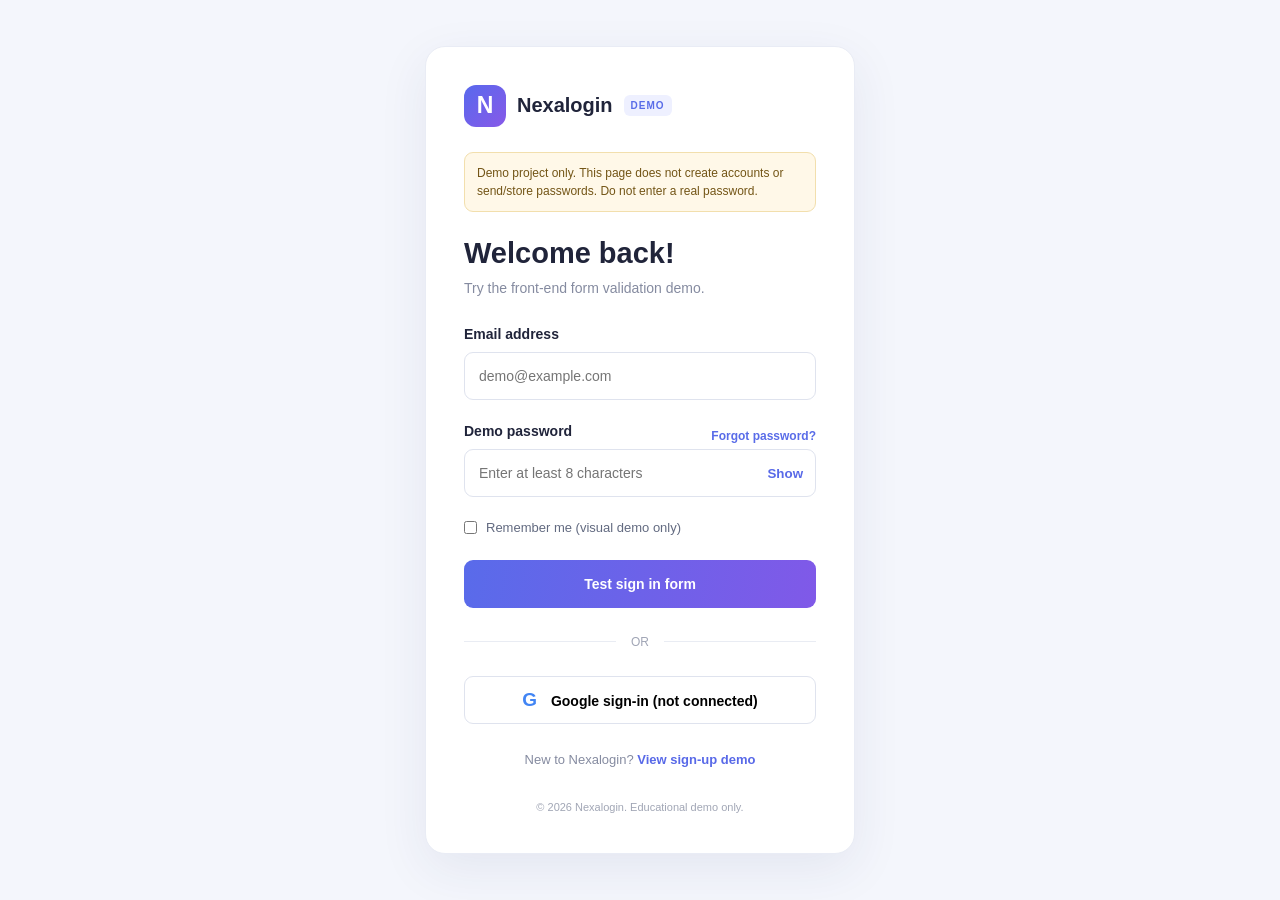
<file: Nexalogin_Fixed_Project/nexalogin_fixed/index.html>
<!DOCTYPE html>
<html lang="en">
<head>
  <meta charset="UTF-8">
  <meta name="viewport" content="width=device-width, initial-scale=1.0">
  <meta name="description" content="Nexalogin demo — a modern, front-end-only sign-in interface.">
  <meta name="robots" content="index,follow">
  <title>Nexalogin | Sign In Demo</title>
  <link rel="stylesheet" href="style.css">
  <script src="script.js" defer></script>
</head>
<body>
  <main class="page-container">
    <section class="login-card" aria-labelledby="page-title">
      <div class="brand">
        <div class="brand-logo" aria-hidden="true">N</div>
        <span>Nexalogin</span>
        <span class="demo-tag">DEMO</span>
      </div>

      <div class="demo-notice" role="note">
        Demo project only. This page does not create accounts or send/store passwords.
        Do not enter a real password.
      </div>

      <div class="heading">
        <h1 id="page-title">Welcome back!</h1>
        <p>Try the front-end form validation demo.</p>
      </div>

      <form id="loginForm" novalidate>
        <div class="form-group">
          <label for="email">Email address</label>
          <input type="email" id="email" name="email" placeholder="demo@example.com"
                 autocomplete="off" inputmode="email" required>
        </div>

        <div class="form-group">
          <div class="password-heading">
            <label for="password">Demo password</label>
            <a href="forget-password.html">Forgot password?</a>
          </div>
          <div class="password-wrapper">
            <input type="password" id="password" name="password"
                   placeholder="Enter at least 8 characters"
                   autocomplete="new-password" required minlength="8">
            <button type="button" id="togglePassword"
                    aria-label="Show demo password" aria-pressed="false">Show</button>
          </div>
        </div>

        <div class="remember-row">
          <label for="remember">
            <input type="checkbox" id="remember" name="remember">
            <span>Remember me (visual demo only)</span>
          </label>
        </div>

        <button type="submit" class="login-btn">Test sign in form</button>
        <p id="message" class="message" aria-live="polite"></p>
      </form>

      <div class="divider"><span>OR</span></div>
      <button type="button" class="google-btn" id="googleDemo">
        <span class="google-icon" aria-hidden="true">G</span>
        Google sign-in (not connected)
      </button>

      <p class="signup-text">
        New to Nexalogin? <a href="signup.html">View sign-up demo</a>
      </p>
      <footer>© 2026 Nexalogin. Educational demo only.</footer>
    </section>
  </main>
</body>
</html>
</file>
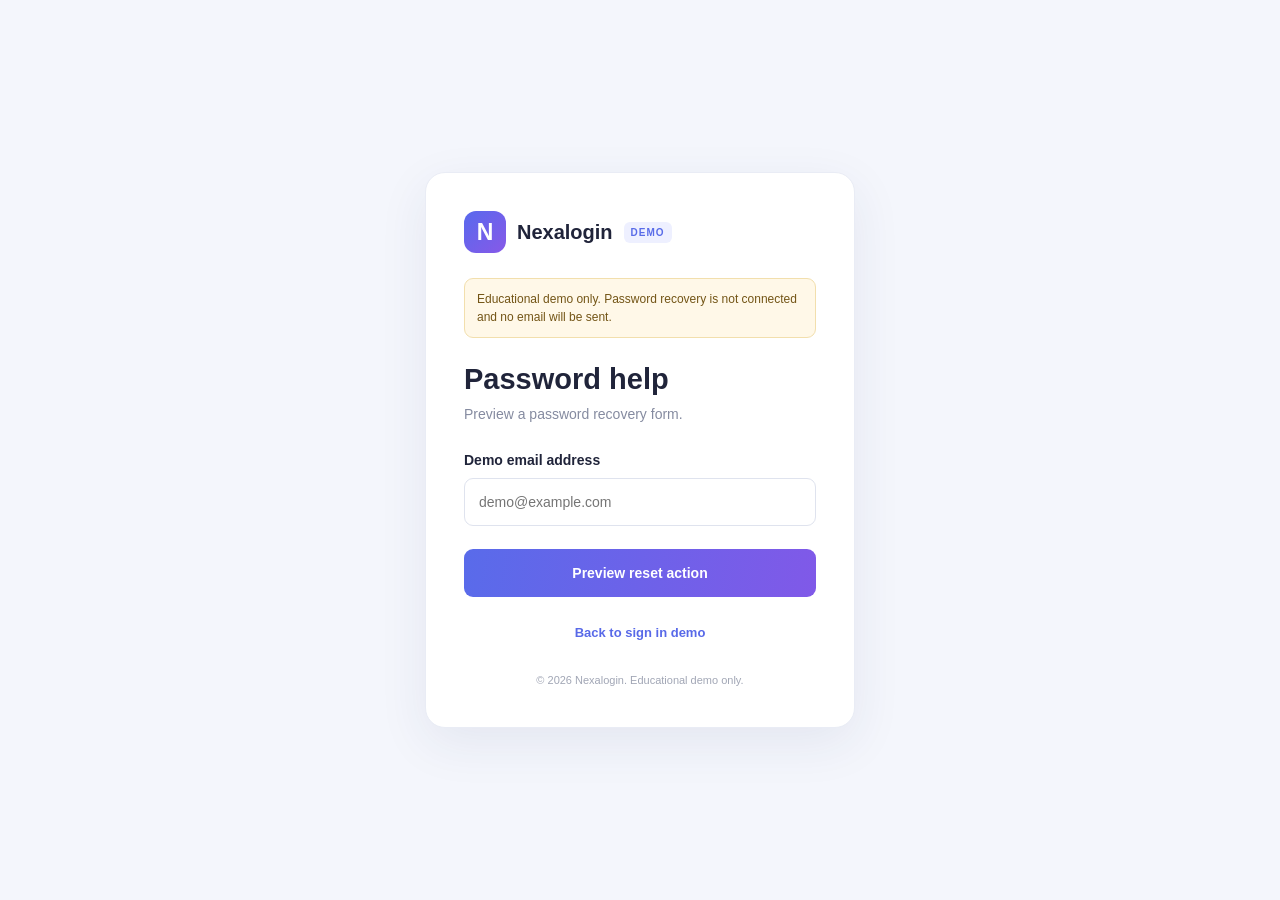
<file: Nexalogin_Fixed_Project/nexalogin_fixed/forget-password.html>
<!DOCTYPE html>
<html lang="en">
<head>
  <meta charset="UTF-8">
  <meta name="viewport" content="width=device-width, initial-scale=1.0">
  <meta name="description" content="Nexalogin password reset interface demo.">
  <title>Nexalogin | Password Help Demo</title>
  <link rel="stylesheet" href="style.css">
  <script src="forget-password.js" defer></script>
</head>
<body>
  <main class="page-container">
    <section class="login-card">
      <div class="brand"><div class="brand-logo" aria-hidden="true">N</div><span>Nexalogin</span><span class="demo-tag">DEMO</span></div>
      <div class="demo-notice" role="note">Educational demo only. Password recovery is not connected and no email will be sent.</div>
      <div class="heading"><h1>Password help</h1><p>Preview a password recovery form.</p></div>
      <form id="resetForm" novalidate>
        <div class="form-group"><label for="email">Demo email address</label><input id="email" name="email" type="email" placeholder="demo@example.com" autocomplete="off" required></div>
        <button class="login-btn" type="submit">Preview reset action</button>
        <p id="message" class="message" aria-live="polite"></p>
      </form>
      <p class="signup-text"><a href="index.html">Back to sign in demo</a></p>
      <footer>© 2026 Nexalogin. Educational demo only.</footer>
    </section>
  </main>
</body>
</html>
</file>
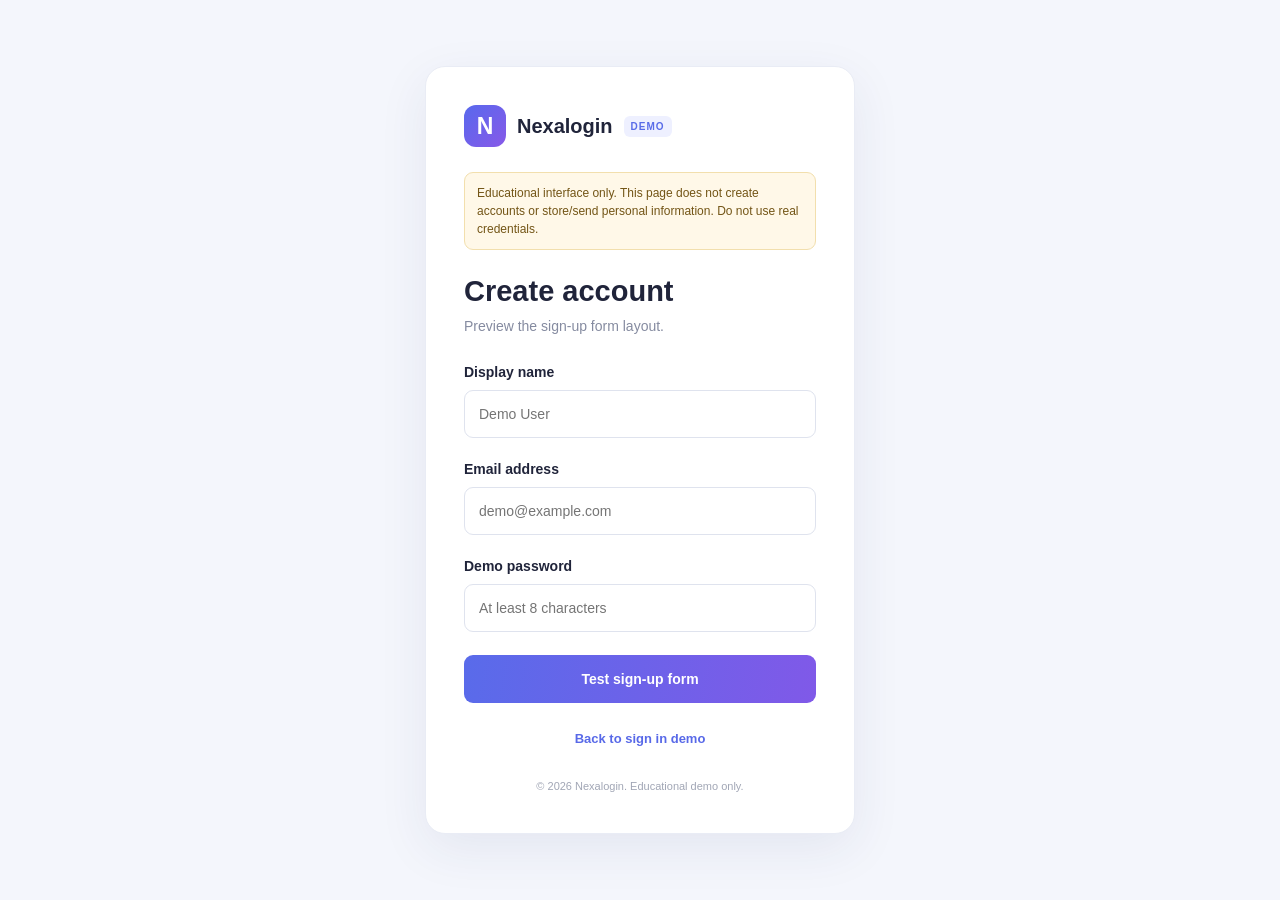
<file: Nexalogin_Fixed_Project/nexalogin_fixed/signup.html>
<!DOCTYPE html>
<html lang="en">
<head>
  <meta charset="UTF-8">
  <meta name="viewport" content="width=device-width, initial-scale=1.0">
  <meta name="description" content="Nexalogin sign-up interface demo.">
  <title>Nexalogin | Sign Up Demo</title>
  <link rel="stylesheet" href="style.css">
  <script src="signup.js" defer></script>
</head>
<body>
  <main class="page-container">
    <section class="login-card">
      <div class="brand"><div class="brand-logo" aria-hidden="true">N</div><span>Nexalogin</span><span class="demo-tag">DEMO</span></div>
      <div class="demo-notice" role="note">Educational interface only. This page does not create accounts or store/send personal information. Do not use real credentials.</div>
      <div class="heading"><h1>Create account</h1><p>Preview the sign-up form layout.</p></div>
      <form id="signupForm" novalidate>
        <div class="form-group"><label for="name">Display name</label><input id="name" name="name" type="text" placeholder="Demo User" autocomplete="off" required></div>
        <div class="form-group"><label for="email">Email address</label><input id="email" name="email" type="email" placeholder="demo@example.com" autocomplete="off" required></div>
        <div class="form-group"><label for="password">Demo password</label><input id="password" name="password" type="password" placeholder="At least 8 characters" autocomplete="new-password" minlength="8" required></div>
        <button class="login-btn" type="submit">Test sign-up form</button>
        <p id="message" class="message" aria-live="polite"></p>
      </form>
      <p class="signup-text"><a href="index.html">Back to sign in demo</a></p>
      <footer>© 2026 Nexalogin. Educational demo only.</footer>
    </section>
  </main>
</body>
</html>
</file>
<file: Nexalogin_Fixed_Project/nexalogin_fixed/style.css>
* { margin: 0; padding: 0; box-sizing: border-box; }

body {
  font-family: Arial, Helvetica, sans-serif;
  background: #f4f6fc;
  color: #20243a;
  min-height: 100vh;
}

.page-container {
  min-height: 100vh;
  display: flex;
  align-items: center;
  justify-content: center;
  padding: 25px;
}

.login-card {
  width: 100%;
  max-width: 430px;
  background: #fff;
  padding: 38px;
  border-radius: 20px;
  border: 1px solid #e9ecf5;
  box-shadow: 0 15px 50px rgba(40, 55, 100, .08);
}

.brand { display: flex; align-items: center; gap: 11px; font-size: 20px; font-weight: 700; margin-bottom: 25px; }
.brand-logo {
  width: 42px; height: 42px; display: flex; align-items: center; justify-content: center;
  color: #fff; background: linear-gradient(135deg, #5869ed, #8759e8);
  border-radius: 12px; font-size: 23px;
}
.demo-tag { font-size: 10px; letter-spacing: 1px; color: #596ce8; background: #eef0ff; padding: 5px 7px; border-radius: 6px; }

.demo-notice {
  background: #fff8e8; border: 1px solid #f2dfad; color: #735516;
  padding: 11px 12px; border-radius: 9px; font-size: 12px; line-height: 1.5; margin-bottom: 25px;
}
.heading h1 { font-size: 29px; margin-bottom: 10px; }
.heading p { color: #858ba0; font-size: 14px; margin-bottom: 30px; }
.form-group { margin-bottom: 23px; }
.form-group label { display: block; font-size: 14px; font-weight: 600; margin-bottom: 10px; }
.form-group input {
  width: 100%; height: 48px; padding: 0 14px; border: 1px solid #dfe3ee;
  border-radius: 9px; outline: none; font-size: 14px; transition: .2s;
}
.form-group input:focus { border-color: #6475ed; box-shadow: 0 0 0 3px rgba(100,117,237,.12); }
.password-heading { display: flex; justify-content: space-between; align-items: center; }
.password-heading a { font-size: 12px; text-decoration: none; color: #596ce8; font-weight: 600; }
.password-wrapper { position: relative; }
.password-wrapper input { padding-right: 65px; }
.password-wrapper button {
  position: absolute; right: 13px; top: 50%; transform: translateY(-50%);
  background: none; border: 0; color: #5869e8; font-weight: 600; cursor: pointer;
}
.remember-row { margin: 5px 0 25px; }
.remember-row label { display: flex; align-items: center; gap: 9px; font-size: 13px; color: #626a80; cursor: pointer; }
.remember-row input { accent-color: #6475ed; }
.login-btn, .google-btn {
  width: 100%; min-height: 48px; border-radius: 9px; font-size: 14px;
  font-weight: 700; cursor: pointer;
}
.login-btn { border: 0; background: linear-gradient(100deg, #596bea, #8059e8); color: #fff; transition: .2s; }
.login-btn:hover { transform: translateY(-2px); box-shadow: 0 7px 18px rgba(89,107,234,.25); }
.message { margin-top: 12px; font-size: 13px; line-height: 1.5; }
.message.error { color: #d33b48; }
.message.success { color: #16834c; }
.divider { display: flex; align-items: center; gap: 15px; margin: 27px 0; color: #a0a5b5; font-size: 12px; }
.divider::before, .divider::after { content: ""; flex: 1; height: 1px; background: #e9ecf3; }
.google-btn { border: 1px solid #dfe3ee; background: #fff; font-weight: 600; }
.google-btn:hover { background: #f8f9fd; }
.google-icon { color: #4285f4; font-size: 19px; font-weight: bold; margin-right: 10px; }
.signup-text { text-align: center; margin-top: 28px; font-size: 13px; color: #858ba0; }
.signup-text a { text-decoration: none; color: #5869e8; font-weight: 700; }
footer { text-align: center; color: #a1a6b5; font-size: 11px; line-height: 1.5; margin-top: 32px; }
@media (max-width: 480px) {
  .page-container { padding: 15px; }
  .login-card { padding: 27px 22px; }
  .heading h1 { font-size: 25px; }
}
</file>
